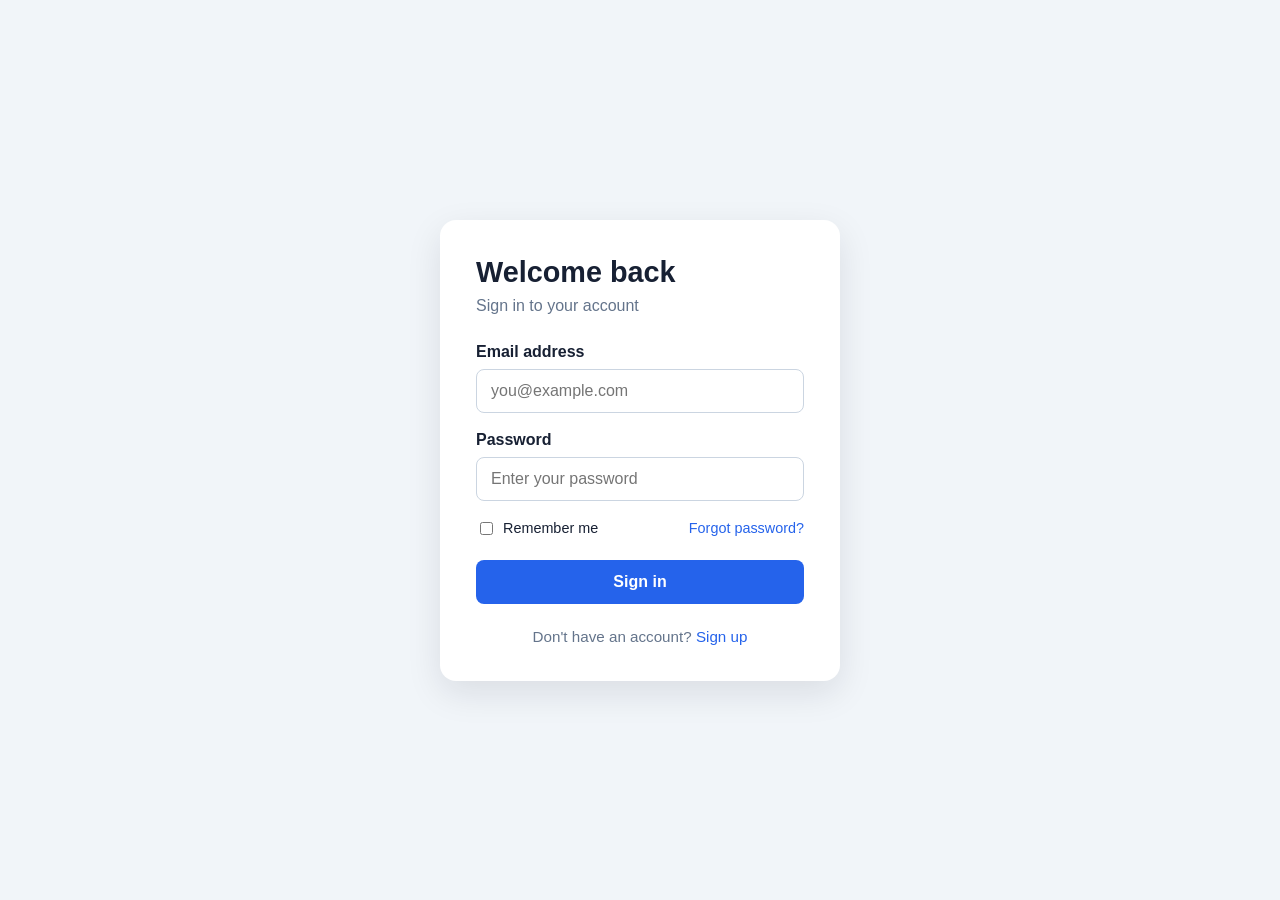
<file: INDEX.HTML>
<!DOCTYPE html>
<html lang="en">
<head>
    <meta charset="UTF-8">
    <meta name="viewport" content="width=device-width, initial-scale=1.0">
    <title>Sign In</title>
    <link rel="stylesheet" href="style.css">
</head>
<body>
    <main class="login-card">
        <h1>Welcome back</h1>
        <p class="subtitle">Sign in to your account</p>

        <form action="#" method="post">
            <label for="email">Email address</label>
            <input
                type="email"
                id="email"
                name="email"
                placeholder="you@example.com"
                autocomplete="email"
                required
            >

            <label for="password">Password</label>
            <input
                type="password"
                id="password"
                name="password"
                placeholder="Enter your password"
                autocomplete="current-password"
                required
            >

            <div class="form-options">
                <label class="remember">
                    <input type="checkbox" name="remember">
                    Remember me
                </label>
                <a href="welcome.html">Forgot password?</a>
            </div>

            <button type="submit">Sign in</button>
        </form>

        <p class="signup">Don't have an account? <a href="#">Sign up</a></p>
    </main>
    <script src="index.js"></script>
</body>
</html>
</file>
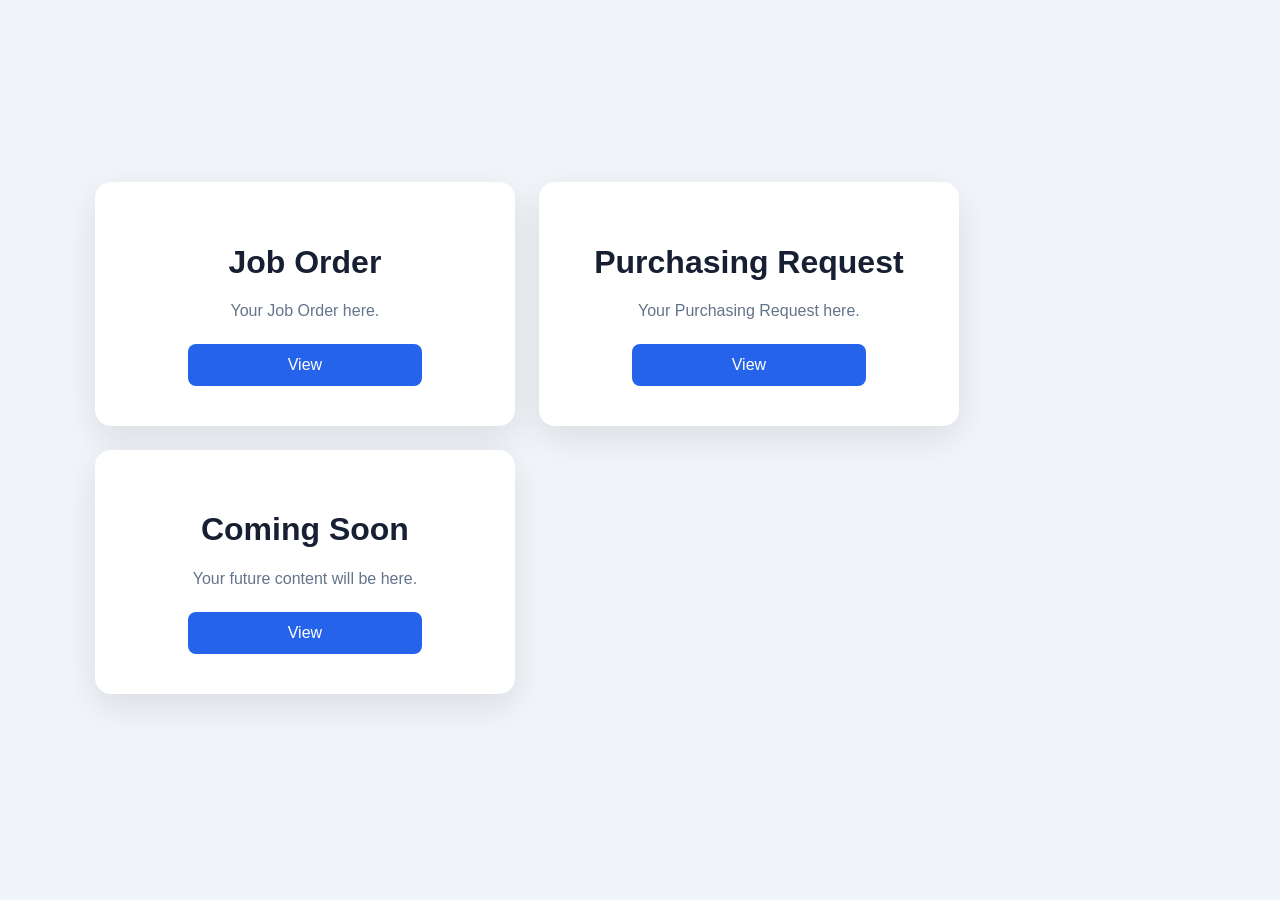
<file: welcome.html>
<!DOCTYPE html>
<html lang="en">
<head>
    <meta charset="UTF-8">
    <meta name="viewport" content="width=device-width, initial-scale=1.0">
    <title>Welcome</title>
    <link rel="stylesheet" href="welcome.css">
</head>
<body>
    <div class="fps-documentation">
    <div class="welcome-card">
        <h1>Job Order</h1>
        <p>Your Job Order here.</p>
        <a href="JOrder.HTML">View</a>
    </div>

    <div class="welcome-card">
        <h1>Purchasing Request</h1>
        <p>Your Purchasing Request here.</p>
        <a href="PRequest.HTML">View</a>
    </div>

    <div class="welcome-card">
        <h1>Coming Soon</h1>
        <p>Your future content will be here.</p>
        <a href="toFollow.HTML">View</a>
    </div>
</div>
</div>
</body>
</html>
</file>
<file: style.css>
* {
    box-sizing: border-box;
}

body {
    min-height: 100vh;
    margin: 0;
    padding: 24px;
    display: grid;
    place-items: center;
    background: #f1f5f9;
    color: #172033;
    font-family: Arial, sans-serif;
}

.login-card {
    width: min(100%, 400px);
    padding: 36px;
    background: #fff;
    border-radius: 16px;
    box-shadow: 0 12px 35px rgb(15 23 42 / 10%);
}

h1 {
    margin: 0 0 8px;
    font-size: 1.8rem;
}

.subtitle {
    margin: 0 0 28px;
    color: #64748b;
}

form > label {
    display: block;
    margin: 18px 0 8px;
    font-weight: 600;
}

form > input {
    width: 100%;
    padding: 12px 14px;
    border: 1px solid #cbd5e1;
    border-radius: 8px;
    font: inherit;
}

form > input:focus {
    border-color: #2563eb;
    outline: 3px solid rgb(37 99 235 / 15%);
}

.form-options {
    margin: 18px 0 22px;
    display: flex;
    justify-content: space-between;
    align-items: center;
    gap: 12px;
    font-size: 0.9rem;
}

.remember {
    display: flex;
    align-items: center;
    gap: 7px;
}

a {
    color: #2563eb;
    text-decoration: none;
}

a:hover {
    text-decoration: underline;
}

button {
    width: 100%;
    padding: 13px;
    border: 0;
    border-radius: 8px;
    background: #2563eb;
    color: #fff;
    font: inherit;
    font-weight: 700;
    cursor: pointer;
}

button:hover {
    background: #1d4ed8;
}

.signup {
    margin: 24px 0 0;
    text-align: center;
    color: #64748b;
    font-size: 0.95rem;
}
</file>
<file: welcome.css>
* {
    box-sizing: border-box;
}

body {
    min-height: 100vh;
    margin: 0;
    display: grid;
    place-items: center;
    padding: 24px;
    background: #f1f5f9;
    color: #172033;
    font-family: Arial, sans-serif;
}

.welcome-card {
    width: min(100%, 420px);
    padding: 40px;
    border-radius: 16px;
    background: #fff;
    text-align: center;
    box-shadow: 0 12px 35px rgb(15 23 42 / 10%);
    margin-bottom: 24px;
    float: left;
    margin-right: 24px;
}

.welcome-card p {
    margin-bottom: 24px;
    color: #64748b;
}

.welcome-card a {
    display: inline-block;
    padding: 12px 20px;
    border-radius: 8px;
    background: #2563eb;
    color: #fff;
    text-decoration: none;
    padding-left: 100px;
    padding-right: 100px;
}

.welcome-card a:hover {
    background: #1d4ed8;
}
</file>
